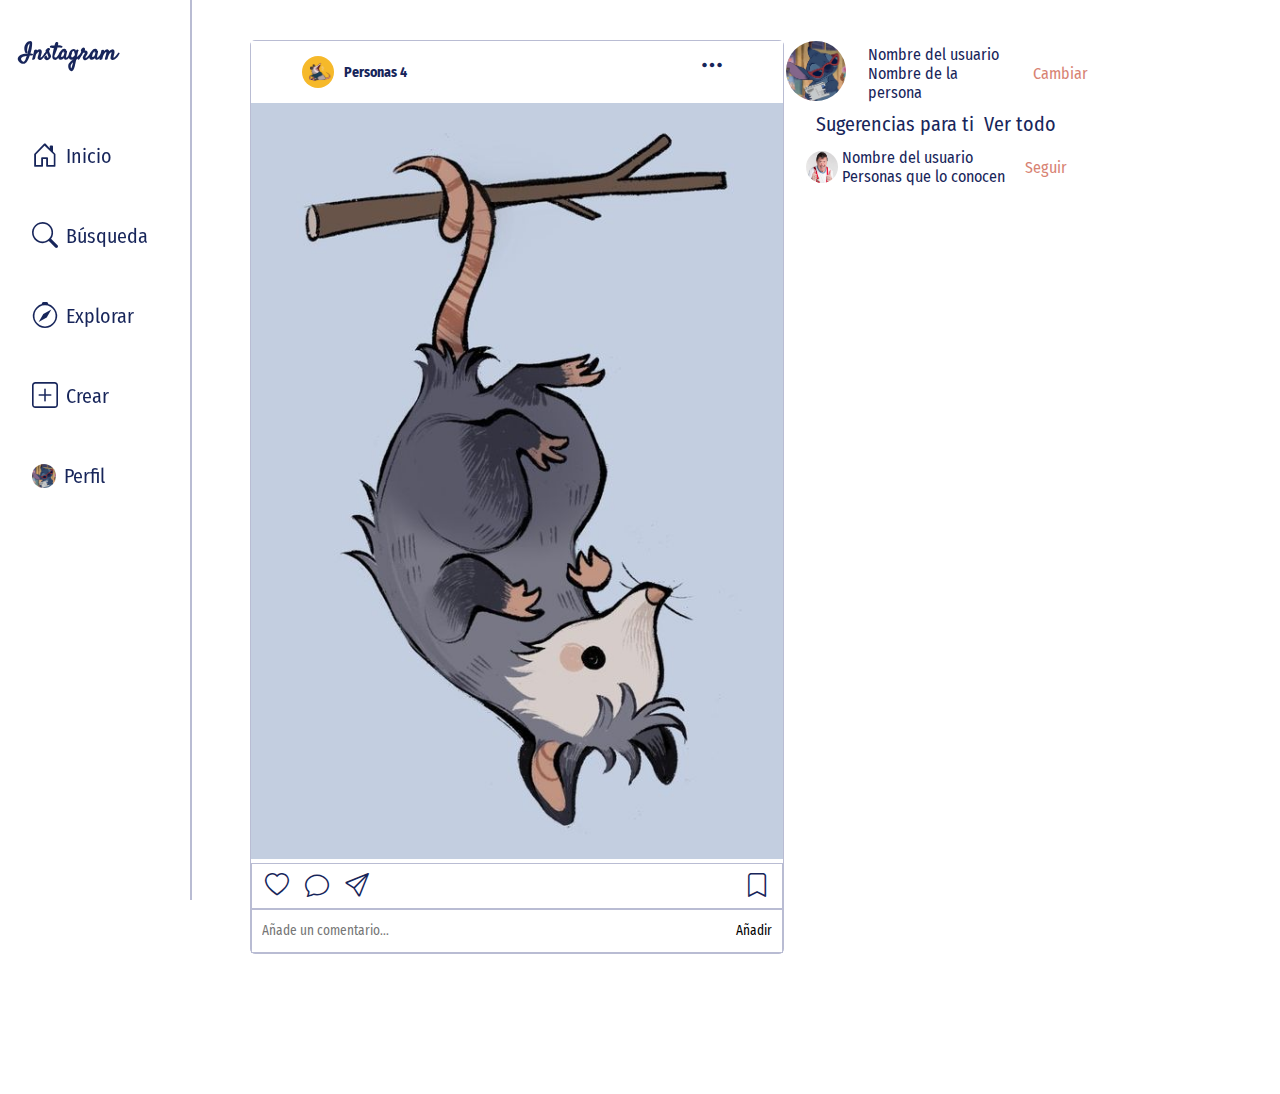
<file: index.html>
<!DOCTYPE html>
<html lang="en">
<head>
    <meta charset="UTF-8">
    <meta name="viewport" content="width=device-width, initial-scale=1.0">
    <!-- tipografia -->
    <link rel="preconnect" href="https://fonts.googleapis.com">
    <link rel="preconnect" href="https://fonts.gstatic.com" crossorigin>
    <link href="https://fonts.googleapis.com/css2?family=Fira+Sans+Condensed&family=Satisfy&display=swap" rel="stylesheet">
    <!-- iconos -->
    <link href="https://cdn.jsdelivr.net/npm/bootstrap@5.3.2/dist/css/bootstrap.min.css" rel="stylesheet" integrity="sha384-T3c6CoIi6uLrA9TneNEoa7RxnatzjcDSCmG1MXxSR1GAsXEV/Dwwykc2MPK8M2HN" crossorigin="anonymous">
    <link rel="stylesheet" href="https://cdn.jsdelivr.net/npm/bootstrap-icons@1.11.1/font/bootstrap-icons.css">
    <link href="https://cdn.jsdelivr.net/npm/bootstrap@5.3.2/dist/css/bootstrap.min.css" rel="stylesheet" integrity="sha384-T3c6CoIi6uLrA9TneNEoa7RxnatzjcDSCmG1MXxSR1GAsXEV/Dwwykc2MPK8M2HN" crossorigin="anonymous">
    <!-- CSS -->
    <link rel="stylesheet" href="assets/css/styleGeneral.css">
    <link rel="stylesheet" href="assets/css/styleIndex.css">
    <link rel="stylesheet" href="assets/css/mediasNav.css">
    <!-- favicon -->
    <link rel="icon" type="image/svg" href="assets/img/icon.svg" />
    <title>Instagram</title>
</head>
<body>
    <nav>
        <section id="nav-lateral">
            <div class="box-icon icon-inst">
                <button onclick="window.location.href='index.html'" class="botonNav">
                    <i class="bi bi-instagram"></i>
                </button>
                <!-- <img src="assets/img/iconos/instagram.svg" alt=""> -->
            </div>
            <div class="box-letras"> 
                <h2 id="letras">Instagram</h2>
            </div>
            <div class="box-botNav">
                <button onclick="window.location.href='index.html'" class="botonNav">
                    <div class="box-icon">
                        <i class="bi bi-house-door"></i>
                        <!-- <img src="assets/img/iconos/house-door.svg" alt=""> -->
                    </div>
                    <div class="box-text">
                        <p>Inicio</p>
                    </div>
                </button>
            </div>
            <div class="box-botNav">
                <button  class="botonNav">
                    <div class="box-icon">
                        <i class="bi bi-search"></i>
                        <!-- <img src="assets/img/iconos/search.svg" alt=""> -->
                    </div>
                    <div class="box-text">
                        <p>Búsqueda</p>
                    </div>
                </button>
            </div>
            <div class="box-botNav">
                <button onclick="window.location.href='explorar.html'" class="botonNav">
                    <div class="box-icon">
                        <i class="bi bi-compass"></i>
                        <!-- <img src="assets/img/iconos/compass.svg" alt=""> -->
                    </div>
                    <div class="box-text">
                        <p>Explorar</p>
                    </div>
                </button>
            </div>
            <div class="box-botNav">
                <button onclick="mostrarCrear()" class="botonNav">
                    <div class="box-icon">
                        <i class="bi bi-plus-square"></i>
                        <!-- <img src="assets/img/iconos/plus-square.svg" alt=""> -->
                    </div>
                    <div class="box-text">
                        <p>Crear</p>
                    </div>
                </button>
            </div>
            <div class="box-botNav">
                <button onclick="window.location.href='perfil.html'" class="botonNav">
                    <div class="box-icon">
                        <img src="assets/img/fotosPerfil/stitch.jpg" class="perfilNav" alt="Perfil">
                    </div>
                    <div class="box-text">
                        <p>Perfil</p>
                    </div>
                </button>
            </div>
        </section>
    </nav>
    <main>
        <!-- <header id="cont-top">
            <div> 
                <h2 id="letras">Instagram</h2>
            </div>
            <div id="box-busqueda">
            </div>
        </header> -->
        <section id="cont-general">
            <section id="cont-publicaciones">
                <div class="perfiles">
                    <div class="titulo">
                        <div class="infoperfil">
                            <div class="imagenpost">
                                <img src="assets/img/fotosPerfil/tlacuache.jpg" class="post" onclick="window.location.href='otrosPerfiles.html'" style="cursor: pointer;">
                            </div>
                            <div class="boxusername" onclick="window.location.href='otrosPerfiles.html'">
                                <p class="username">Personas 4</p>
                            </div>
                            <div class="opcion">
                                <button class="puntos">
                                    <i class="iconos bi bi-three-dots"></i>
                                </button>
                            </div>
                        </div>
                    </div>
                    <div class="boxfotopost">
                        <img src="assets/img/galeria/tlacu.jpg" class="fotopost">
                    </div>
                    <div class="items2">
                        <button class="boxitems2">
                            <i class="iconos bi bi-heart" id="megusta"></i>
                        </button>
                        <button class="boxitems2">
                            <i class="iconos bi bi-chat"></i>
                        </button>
                        <button class="boxitems2">
                            <i class="iconos bi bi-send"></i>
                        </button>
                        <button class="boxitems2marcador">
                            <i class="iconos bi bi-bookmark"></i>
                        </button>
                    </div>
                    <div class="comentarios">
                        <div class="boxdecomentarios">
                            <input type="text" class="boxcomentarios" class="newComentario" placeholder="Añade un comentario...">
                            <button type="button" class="btn btn-light" id="btn" onclick="addComentario()">Añadir</button>
                        </div>
                        <div id="list-Comentarios"></div>
                        <!-- <div class="carafeliz">
                            <button class="boxitems2">
                                <i  class="iconos bi bi-emoji-smile"></i>
                            </button>
                        </div> -->
                    </div>
                </div>
            </section>
            <section id="cont-perfiles">
                <div class="columna2">
                    <div class="miperfil">
                        <div class="boxfotoperfil">
                            <img src="assets/img/fotosPerfil/stitch.jpg" class="fotoperfil2">
                        </div>
                        <div class="boxusuarios">
                            <div class="usuario">
                                <p class="nombredelusuario">Nombre del usuario</p>
                            </div>
                            <div class="nombrepersona">
                                <p class="sunombre">Nombre de la persona</p>
                            </div>
                        </div>
                        <div class="boxboton">
                            <div class="boxcambio">
                               <p class="cambiar">Cambiar</p>
                            </div>
                        </div>
                    </div>
                    <div class="boxsugerencia">
                        <div class="boxsugerencias">
                            <div class="parte1">
                                <p class="sugerencias">Sugerencias para ti</p>
                            </div>
                            <div class="botonvertodo">
                                <p class="vertodo">Ver todo</p>
                            </div>
                        </div>
                    </div>
                    <di v class="boxprueba">
                        <div class="boxtodo">
                            <div class="boxfoto">
                                <img src="assets/img/fotosPerfil/chabello.jpg" class="sugeridos">
                            </div>
                            <div class="boxnombre">
                                <div class="nombredelusuario">
                                    <p class="nombredeusuario">Nombre del usuario</p>
                                </div>
                                <div class="personasquelosiguen">
                                    <p class="sunombre">Personas que lo conocen</p>
                                </div>
                            </div>
                            <div class="botonseguir">
                                <div class="boxdeseguir">
                                    <p class="seguir">Seguir</p>
                                </div>
                            </div>
                        </div>
                    </div>
                </div>  
            </section>
        </section>
        <!-- <footer  id="cont-botton">
        </footer> -->
    </main>

    <!-- Los contenedores de los modales se agregan en todas las paginas menos login -->
    <div id="contenedorSubirFoto" class="modal">
        <div id="contClose">
            <i class="bi bi-x" onclick="cerrarModalCrear()"></i>
        </div>
        <div id="divFormCrear">
            <div class="headerModal">
                Crea una nueva publicación
            </div>
            <div class="line"></div>
            <div class="preview">
                <img id="notFound" src="assets/img/previewFotopng.png">
                <form id="formCrear" name="formUpload" action="upload.php" method="post" enctype="multipart/form-data">
                    <div class="mb-3">
                        <label for="formFile" class="form-label"> Arrastra las fotos aquí</label>
                        <input id="subir-archivo" class="form-control" type="file" id="formFile" name="subir-archivo">
                    </div> 
                </form>
            </div>
            <input  class="btn btn-primary" type="submit" id="boton-compartir" value="Compartir" name="submit" onclick="funcionesPublicar()">
        </div>
    </div>

</body>

</html>
<!--para evitar problemas de carga -->
<script src="assets/js/main.js"></script>
<script src="assets/js/index.js"></script>
</file>
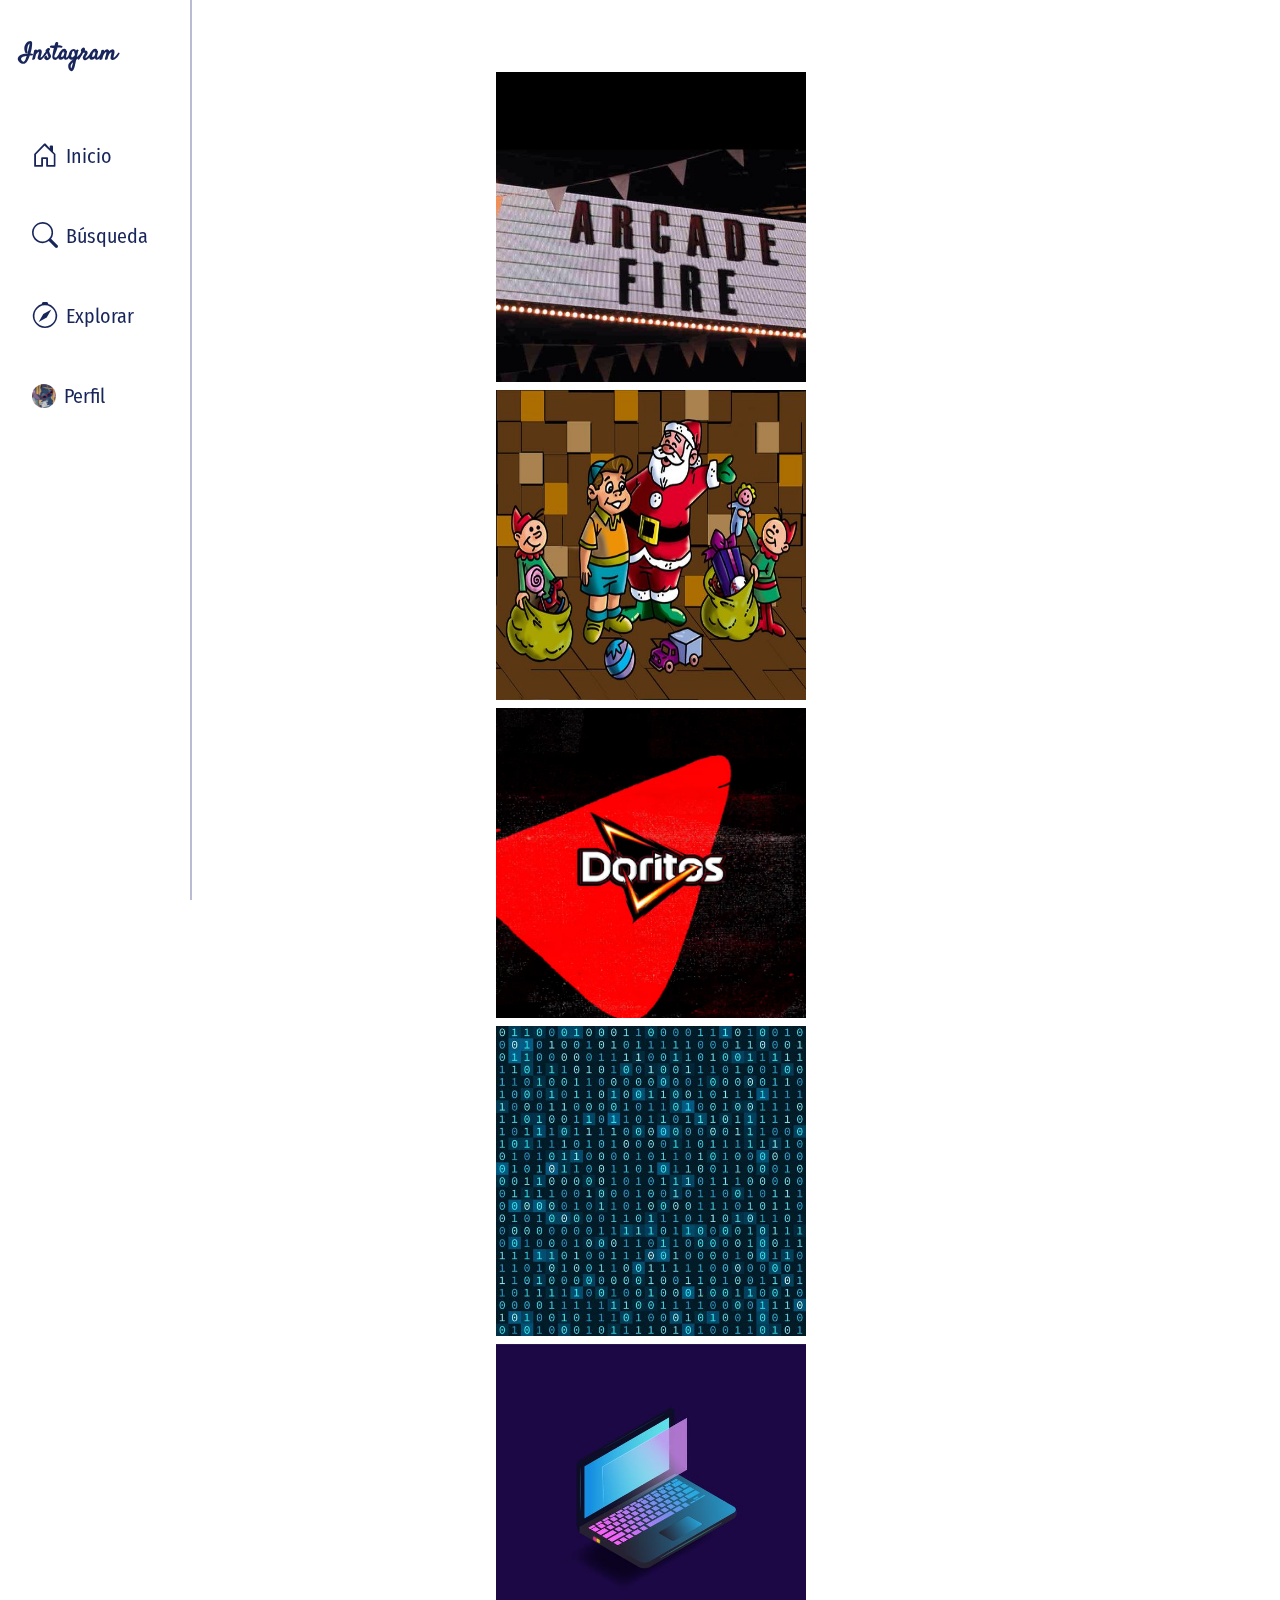
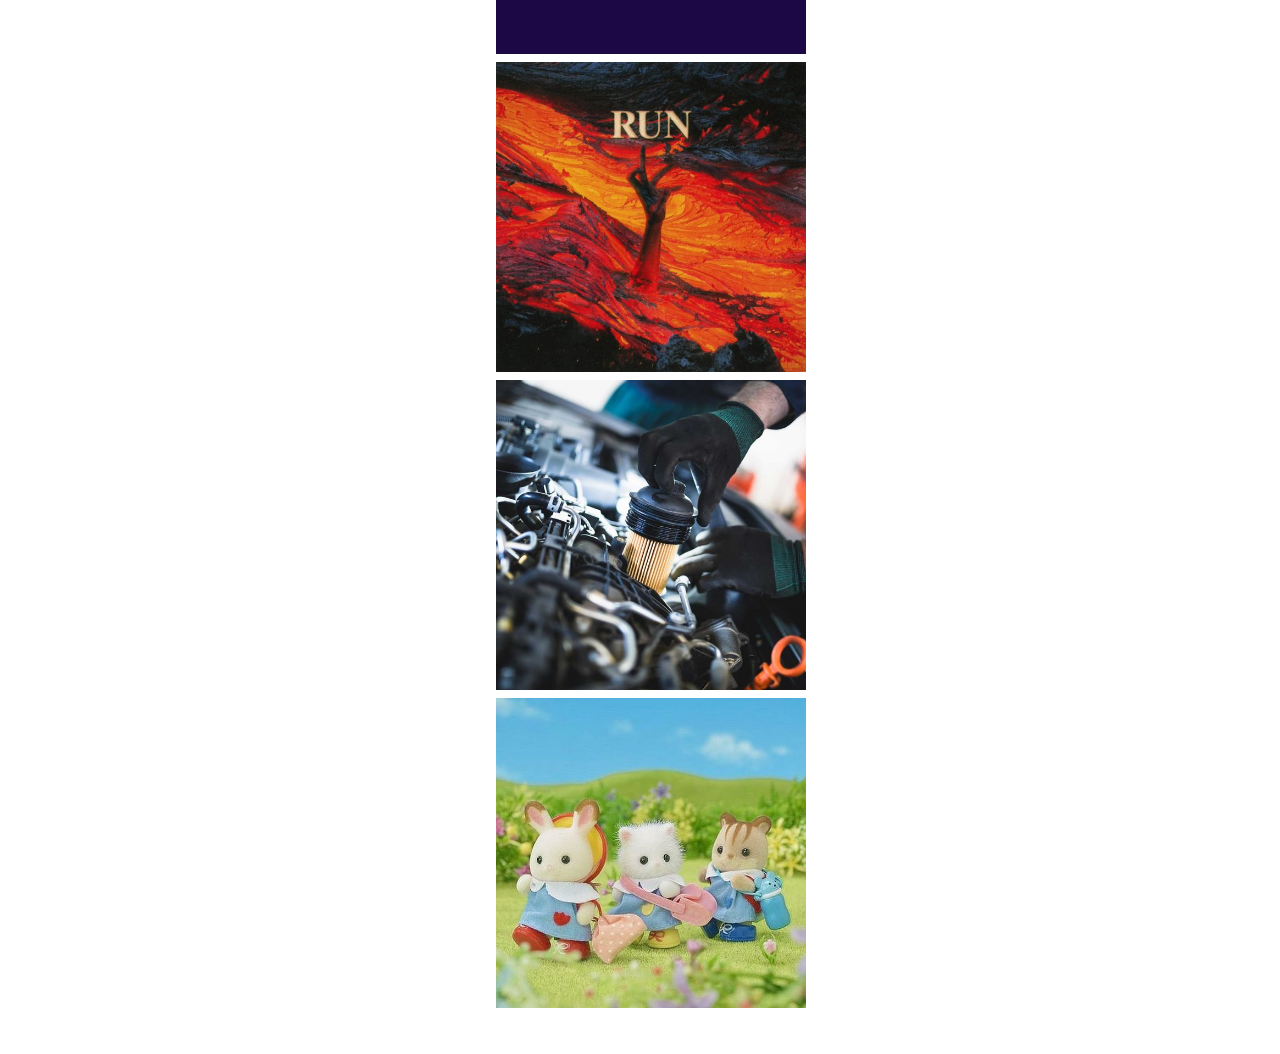
<file: explorar.html>
<!DOCTYPE html>
<html lang="en">
<head>
    <meta charset="UTF-8">
    <meta name="viewport" content="width=device-width, initial-scale=1.0">
    <!-- tipografia -->
    <link rel="preconnect" href="https://fonts.googleapis.com">
    <link rel="preconnect" href="https://fonts.gstatic.com" crossorigin>
    <link href="https://fonts.googleapis.com/css2?family=Fira+Sans+Condensed&family=Satisfy&display=swap" rel="stylesheet">
    <!-- iconos -->
    <link href="https://cdn.jsdelivr.net/npm/bootstrap@5.3.2/dist/css/bootstrap.min.css" rel="stylesheet" integrity="sha384-T3c6CoIi6uLrA9TneNEoa7RxnatzjcDSCmG1MXxSR1GAsXEV/Dwwykc2MPK8M2HN" crossorigin="anonymous">
    <link rel="stylesheet" href="https://cdn.jsdelivr.net/npm/bootstrap-icons@1.11.1/font/bootstrap-icons.css">
    <!-- CSS -->
    <link rel="stylesheet" href="assets/css/styleGeneral.css">
    <link rel="stylesheet" href="assets/css/stylesPerfil.css">
    <link rel="stylesheet" href="assets/css/styleIndex.css">
    <link rel="stylesheet" href="assets/css/mediasNav.css">
    <!-- favicon -->
    <link rel="icon" type="image/svg" href="assets/img/icon.svg" />
    <title>Instagram</title>
</head>
<body>
    <nav>
        <section id="nav-lateral">
            <div class="box-icon icon-inst">
                <button onclick="window.location.href='index.html'" class="botonNav">
                    <i class="bi bi-instagram"></i>
                </button>
            </div>
            <div class="box-letras"> 
                <h2 id="letras">Instagram</h2>
            </div>
            <div class="box-botNav">
                <button onclick="window.location.href='index.html'" class="botonNav">
                    <div class="box-icon">
                        <i class="bi bi-house-door"></i>
                    </div>
                    <div class="box-text">
                        <p>Inicio</p>
                    </div>
                </button>
            </div>
            <div class="box-botNav">
                <button  class="botonNav">
                    <div class="box-icon">
                        <i class="bi bi-search"></i>
                    </div>
                    <div class="box-text">
                        <p>Búsqueda</p>
                    </div>
                </button>
            </div>
            <div class="box-botNav">
                <button onclick="window.location.href='explorar.html'" class="botonNav">
                    <div class="box-icon">
                        <i class="bi bi-compass"></i>
                    </div>
                    <div class="box-text">
                        <p>Explorar</p>
                    </div>
                </button>
            </div>
            <div class="box-botNav">
                <button onclick="window.location.href='perfil.html'" class="botonNav">
                    <div class="box-icon">
                        <img src="assets/img/fotosPerfil/stitch.jpg" class="perfilNav" alt="Perfil">
                    </div>
                    <div class="box-text">
                        <p>Perfil</p>
                    </div>
                </button>
            </div>
        </section>
    </nav>
    <main>
        <section id="container">
            <div id="cont-fotos-ex">
               <div class="box-img">
                    <div class="gal-perfil" onclick="mostrarPerfil()" >
                        <img src="assets/img/galeria/arc1.jpg" alt="ex-per">
                    </div>
                    <div class="gal-perfil" onclick="mostrarPerfil()">
                        <img src="assets/img/galeria/chavelo1.jpg" alt="ex-per">
                    </div>
                    <div class="gal-perfil" onclick="mostrarPerfil()">
                        <img src="assets/img/galeria/doritos1.png" alt="ex-per">
                    </div>
                    <div class="gal-perfil" onclick="mostrarPerfil()">
                        <img src="assets/img/galeria/hack1.jpg" alt="ex-per">
                    </div>
                    <div class="gal-perfil"onclick="mostrarPerfil()">
                        <img src="assets/img/galeria/info1.jpg" alt="ex-per">
                    </div>
                    <div class="gal-perfil" onclick="mostrarPerfil()">
                        <img src="assets/img/galeria/kar1.jpg" alt="ex-per">
                    </div>
                    <div class="gal-perfil" onclick="mostrarPerfil()">
                        <img src="assets/img/galeria/meca1.jpg" alt="ex-per">
                    </div>
                    <div class="gal-perfil" onclick="mostrarPerfil()">
                        <img src="assets/img/galeria/ternu1.jpg" alt="ex-per">
                    </div>
               </div>
            </div>
        </section>
    </main>

    <!-- ventanas modales -->
    <div id="contenedorPerfil" class="modal">
        <div id="contClose">
            <i class="bi bi-x" onclick="cerrarModalPerfil()"></i>
        </div>
        <section id="cont-publicaciones">
            <div class="perfiles">
                <div class="titulo">
                    <div class="infoperfil">
                        <div class="imagenpost">
                            <img src="assets/img/fotosPerfil/tlacuache.jpg" class="post" onclick="window.location.href='otrosPerfiles.html'" style="cursor: pointer;">
                        </div>
                        <div class="boxusername" onclick="window.location.href='otrosPerfiles.html'">
                            <p class="username">Personas 4</p>
                        </div>
                        <div class="opcion">
                            <button class="puntos">
                                <i class="iconos bi bi-three-dots"></i>
                            </button>
                        </div>
                    </div>
                </div>
                <div class="boxfotopost">
                    <img src="assets/img/galeria/tlacuache1.jpg" class="fotopost">
                </div>
                <div class="items2">
                    <button class="boxitems2">
                        <i class="iconos bi bi-heart" id="megusta"></i>
                    </button>
                    <button class="boxitems2">
                        <i class="iconos bi bi-chat"></i>
                    </button>
                    <button class="boxitems2">
                        <i class="iconos bi bi-send"></i>
                    </button>
                    <button class="boxitems2marcador">
                        <i class="iconos bi bi-bookmark"></i>
                    </button>
                </div>
                <div class="comentarios">
                    <div class="boxdecomentarios">
                        <input type="text" class="boxcomentarios" id="newComentario" placeholder="Añade un comentario...">
                        <button type="button" class="btn btn-light" id="btn" onclick="addComentario()">Añadir</button>
                    </div>
                    <div id="list-Comentarios"></div>
                </div>
            </div>
        </section>
    </div>

</body>
</html>

<script src="assets/js/main.js"></script>
</file>
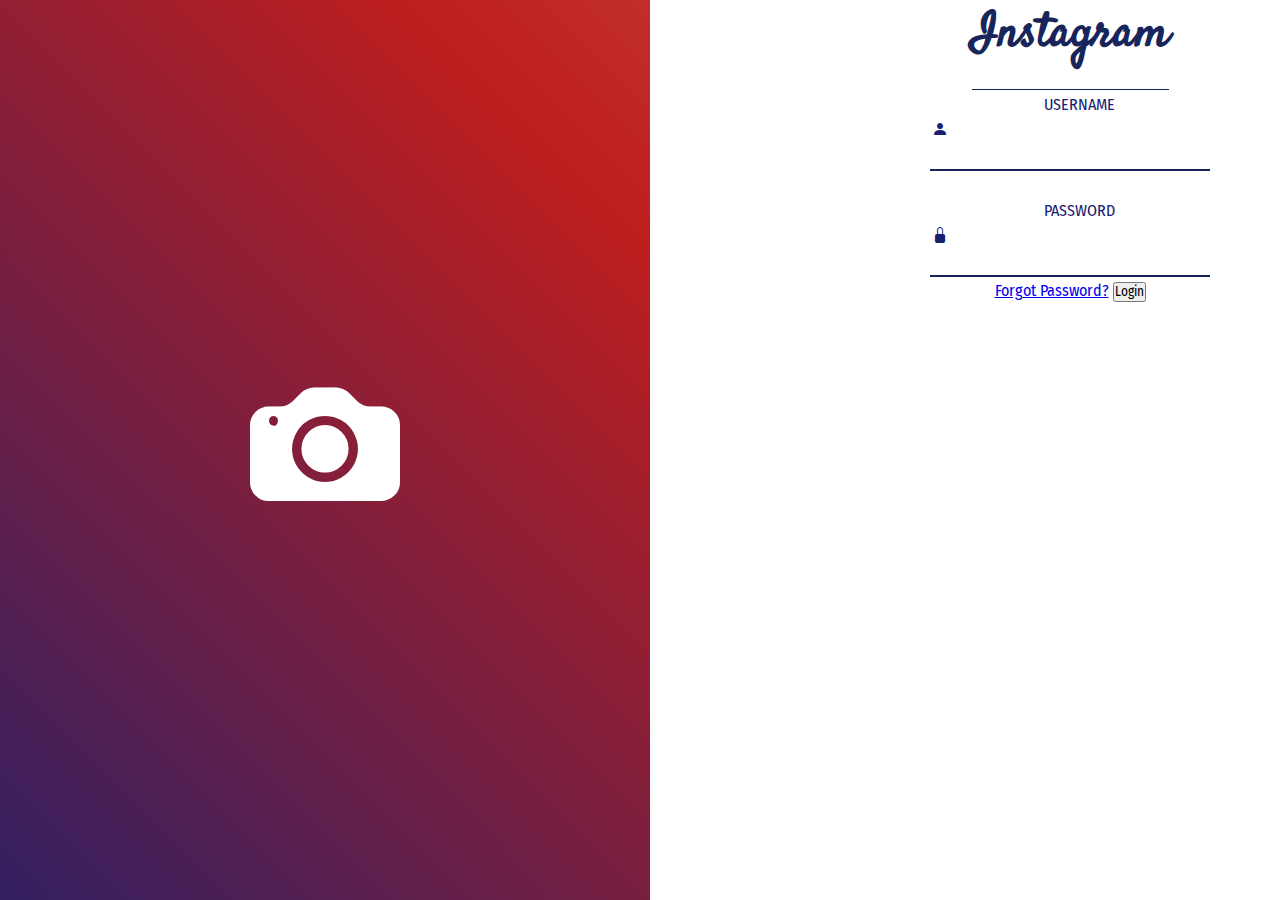
<file: login.html>
<!DOCTYPE html>
<html lang="en">
<head>
    <meta charset="UTF-8">
    <meta name="viewport" content="width=device-width, initial-scale=1.0">
    <!-- tipografia -->
    <link rel="preconnect" href="https://fonts.googleapis.com">
    <link rel="preconnect" href="https://fonts.gstatic.com" crossorigin>
    <link href="https://fonts.googleapis.com/css2?family=Fira+Sans+Condensed&family=Satisfy&display=swap" rel="stylesheet">
    <!-- iconos -->
    <link href="https://cdn.jsdelivr.net/npm/bootstrap@5.3.2/dist/css/bootstrap.min.css" rel="stylesheet" integrity="sha384-T3c6CoIi6uLrA9TneNEoa7RxnatzjcDSCmG1MXxSR1GAsXEV/Dwwykc2MPK8M2HN" crossorigin="anonymous">
    <link rel="stylesheet" href="https://cdn.jsdelivr.net/npm/bootstrap-icons@1.11.1/font/bootstrap-icons.css">
    <!-- CSS -->
    <link rel="stylesheet" href="assets/css/styleGeneral.css">
    <link rel="stylesheet" href="assets/css/sytleLogin.css">
    <!-- favicon -->
    <link rel="icon" type="image/svg" href="assets/img/icon.svg" />
    <title>Login</title>
</head>
<body>
    <main>
        <section id="contImg">
            <div id="contIcon">
                <i class="bi bi-camera-fill"></i>
            </div>
        </section>
        <section id="contInfo">
            <div class="contLetras">
                <h1 id="letras">Instagram</h1>
                <form method="post" action="login.php" id="loginForm">
                    <div class="input-box one">
                        <span class="icon">
                            <i class="bi bi-person-fill"></i>
                        </span>
                        <div>
                            <label>Username</label>
                            <input class="input" type="text" name="usuario" id="user">
                        </div>
                    </div>
                    <div class="input-box two">
                        <span class="icon">
                            <i class="bi bi-lock-fill"></i>
                        </span>
                        <div>
                            <label>Password</label>
                            <input class="input" type="password" name="contrasena" id="passw">
                        </div>
                    </div>
                    <a href="#">Forgot Password?</a>
                    <input type="submit" class="boton" value="Login" id="boton-de-login">
                </form>
            </div>             
        </section>
    </main>
    
</body>
</html>

<script src="assets/js/login.js"></script>
</file>
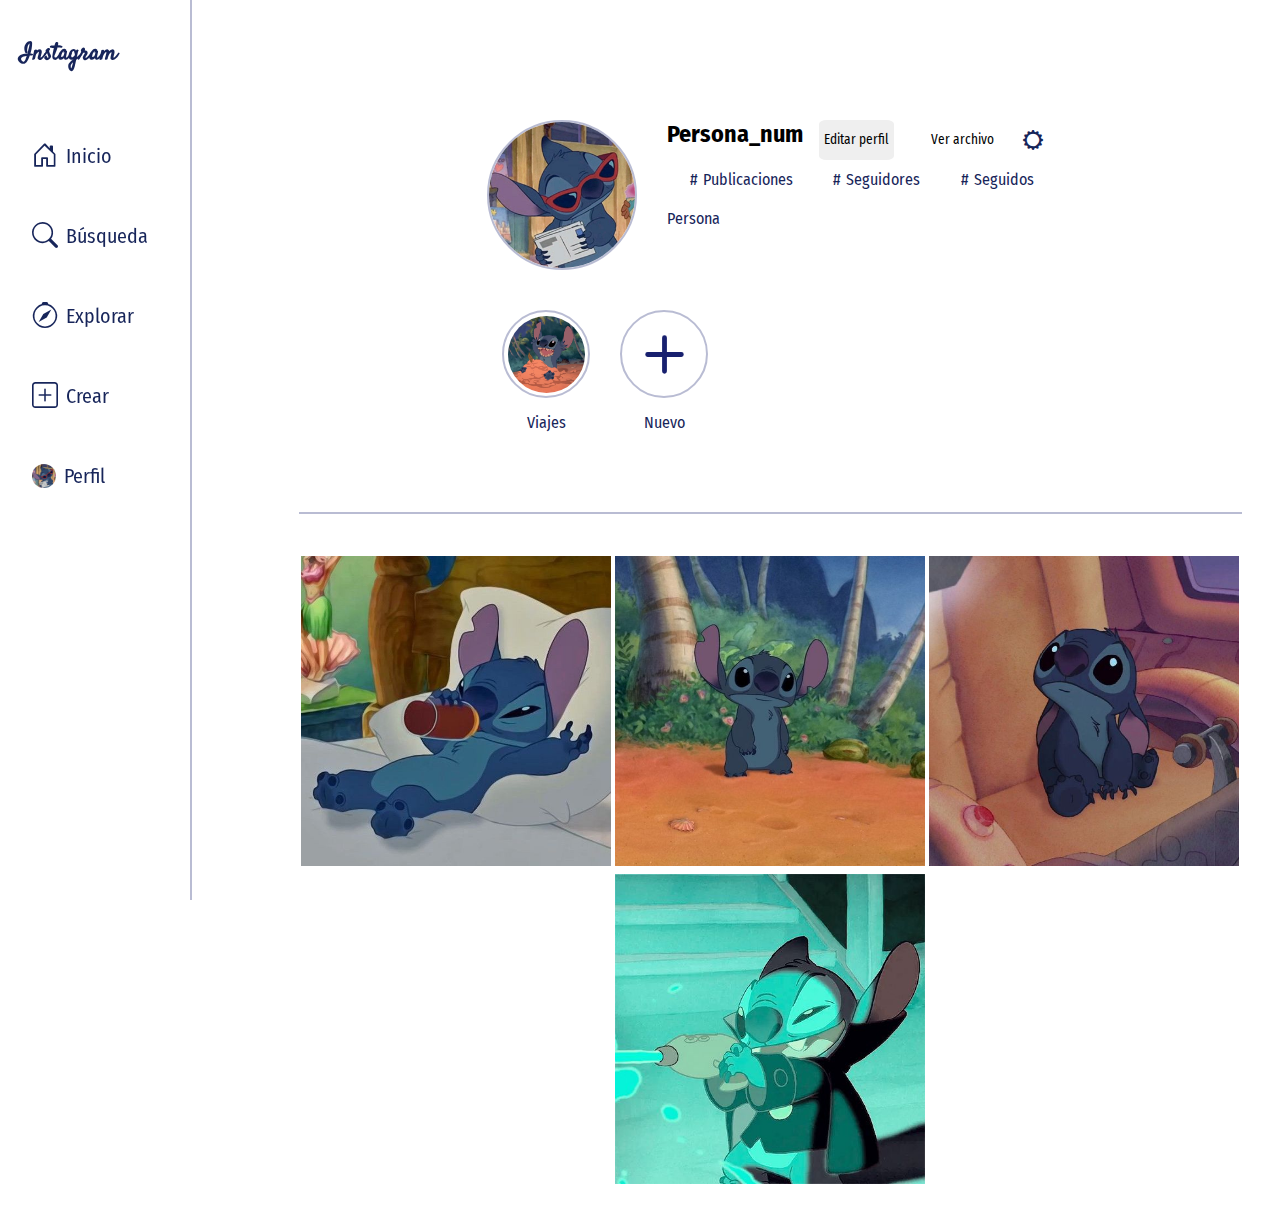
<file: perfil.html>
<!DOCTYPE html>
<html lang="en">
<head>
    <meta charset="UTF-8">
    <meta name="viewport" content="width=device-width, initial-scale=1.0">
    <!-- tipografia -->
    <link rel="preconnect" href="https://fonts.googleapis.com">
    <link rel="preconnect" href="https://fonts.gstatic.com" crossorigin>
    <link href="https://fonts.googleapis.com/css2?family=Fira+Sans+Condensed&family=Satisfy&display=swap" rel="stylesheet">
    <!-- iconos -->
    <link href="https://cdn.jsdelivr.net/npm/bootstrap@5.3.2/dist/css/bootstrap.min.css" rel="stylesheet" integrity="sha384-T3c6CoIi6uLrA9TneNEoa7RxnatzjcDSCmG1MXxSR1GAsXEV/Dwwykc2MPK8M2HN" crossorigin="anonymous">
    <link rel="stylesheet" href="https://cdn.jsdelivr.net/npm/bootstrap-icons@1.11.1/font/bootstrap-icons.css">
    
    <!-- CSS -->
    <link rel="stylesheet" href="assets/css/styleGeneral.css">
    <link rel="stylesheet" href="assets/css/stylesPerfil.css">
    <link rel="stylesheet" href="assets/css/mediasNav.css">
    <link rel="stylesheet" href="assets/css/medias.css">
    <!-- favicon -->
    <link rel="icon" type="image/svg" href="assets/img/icon.svg" />
    <title>Instagram</title>
</head>
<body>
    <nav>
        <section id="nav-lateral">
            <div class="box-icon icon-inst">
                <button onclick="window.location.href='index.html'" class="botonNav">
                    <i class="bi bi-instagram"></i>
                </button>
                <!-- <img src="assets/img/iconos/instagram.svg" alt=""> -->
            </div>
            <div class="box-letras"> 
                <h2 id="letras">Instagram</h2>
            </div>
            <div class="box-botNav">
                <button onclick="window.location.href='index.html'" class="botonNav">
                    <div class="box-icon">
                        <i class="bi bi-house-door"></i>
                        <!-- <img src="assets/img/iconos/house-door.svg" alt=""> -->
                    </div>
                    <div class="box-text">
                        <p>Inicio</p>
                    </div>
                </button>
            </div>
            <div class="box-botNav">
                <button  class="botonNav">
                    <div class="box-icon">
                        <i class="bi bi-search"></i>
                        <!-- <img src="assets/img/iconos/search.svg" alt=""> -->
                    </div>
                    <div class="box-text">
                        <p>Búsqueda</p>
                    </div>
                </button>
            </div>
            <div class="box-botNav">
                <button onclick="window.location.href='explorar.html'" class="botonNav">
                    <div class="box-icon">
                        <i class="bi bi-compass"></i>
                        <!-- <img src="assets/img/iconos/compass.svg" alt=""> -->
                    </div>
                    <div class="box-text">
                        <p>Explorar</p>
                    </div>
                </button>
            </div>
            <div class="box-botNav">
                <button onclick="mostrarCrear()" class="botonNav">
                    <div class="box-icon">
                        <i class="bi bi-plus-square"></i>
                        <!-- <img src="assets/img/iconos/plus-square.svg" alt=""> -->
                    </div>
                    <div class="box-text">
                        <p>Crear</p>
                    </div>
                </button>
            </div>
            <div class="box-botNav">
                <button onclick="window.location.href='perfil.html'" class="botonNav">
                    <div class="box-icon">
                        <img src="assets/img/fotosPerfil/stitch.jpg" class="perfilNav" alt="Perfil">
                    </div>
                    <div class="box-text">
                        <p>Perfil</p>
                    </div>
                </button>
            </div>
        </section>
    </nav>
    <main>
        <section id="container">
            <div id="cont-info">
                <div class="inf-sec1">
                    <div class="inf-foto">
                        <img src="assets/img/fotosPerfil/stitch.jpg" alt="fotoPer">
                    </div>
                    <div class="box-inf">
                        <div class="cont-nam-bot">
                            <h2>Persona_num</h2>
                            <button class="bontDif">Editar perfil</button>
                            <button>Ver archivo</button>
                            <i class="bi bi-gear-wide"></i>
                        </div>
                        <div class="cont-num">
                            <div class="num-publ">
                                <p class="num">#</p>
                                <p>Publicaciones</p>
                            </div>
                            <div class="num-seguidores">
                                <p class="num">#</p>
                                <p class="seguidores" onclick="modalSeguidores()">Seguidores</p>
                            </div>
                            <div class="num-seguidos">
                                <p class="num">#</p>
                                <p class="seguidos" onclick="modalSeguidos()">Seguidos</p>
                            </div>
                        </div>
                        <div class="cont-name">
                            <p>Persona</p>
                        </div>
                    </div>
                </div>
                <div class="inf-sec2">
                    <div class="con-historias">
                        <div class="cont-img">
                            <img src="assets/img/galeria/histoStitch.jpg" alt="">
                        </div>
                        <div class="cont-text">
                            <p>Viajes</p>
                        </div>
                    </div>
                    <div class="con-historias">
                        <div class="cont-img">
                            <!-- <i class="bi bi-plus"></i> -->
                            <img src="assets/img/iconos/plus.svg" alt="">
                        </div>
                            <div class="cont-text">
                                <p>Nuevo</p>
                            </div>
                    </div>
                </div>
            </div>
            <div id="cont-fotos">
               <div class="box-img">
                    <div class="gal-perfil">
                        <img src="assets/img/galeria/stitch1.jpg" alt="Galeria">
                    </div>
                    <div class="gal-perfil">
                        <img src="assets/img/galeria/stitch2.jpg" alt="Galeria">
                    </div>
                    <div class="gal-perfil">
                        <img src="assets/img/galeria/stitch3.jpg" alt="Galeria">
                    </div>
                    <div class="gal-perfil">
                        <img src="assets/img/galeria/stitch4.jpg" alt="Galeria">
                    </div>
               </div>
            </div>
        </section>
    </main>

    <!-- ventanas modales -->
    <div id="contenedorSubirFoto" class="modal">
        <div id="contClose">
            <i class="bi bi-x" onclick="cerrarModalCrear()"></i>
        </div>
        <div id="divFormCrear">
            <div class="headerModal">
                Crea una nueva publicación
            </div>
            <div class="line"></div>
            <div class="preview">
                <img id="notFound" src="assets/img/previewFotopng.png">
                <form id="formCrear" name="formUpload" action="upload.php" method="post" enctype="multipart/form-data">
                    <div class="mb-3">
                        <label for="formFile" class="form-label"> Arrastra las fotos aquí</label>
                        <input id="subir-archivo" class="form-control" type="file" id="formFile" name="subir-archivo">
                    </div> 
                </form>
            </div>
            <input  class="btn btn-primary" type="submit" id="boton-compartir" value="Compartir" name="submit" onclick="funcionesPublicar()">
        </div>
    </div>

    <div id="contenedorSeguidores" class="modal">
        <div id="contClose">
            <i class="bi bi-x" onclick="cerrarSgr()"></i>
        </div>
        <div id="divSeguidores">
            <div class="headerModal">
                Seguidores
            </div>
            <div class="line"></div>
            <div class="people" id="sgr-1">
                <div class="img-redonda">
                    <img class="img-lista" src="assets/img/fotosPerfil/doritos.jpg">
                </div>
                <div class="nombresSeg">
                    <p style="font-weight: bold; margin-bottom: 0;">Nombre usuario</p>
                    <p style="margin-bottom: 0;">Nombre persona</p>
                </div>
                <button class="del-seg" onclick="eliminarSeguidor1()">Eliminar</button>
            </div>
            <div class="people" id="sgr-2">
                <div class="img-redonda">
                    <img class="img-lista" src="assets/img/fotosPerfil/omori.png">
                </div>
                <div class="nombresSeg">
                    <p style="font-weight: bold; margin-bottom: 0;">Nombre usuario</p>
                    <p style="margin-bottom: 0;">Nombre persona</p>
                </div>
                <button class="del-seg" onclick="eliminarSeguidor2()">Eliminar</button>
            </div>
            <div class="people" id="sgr-3">
                <div class="img-redonda">
                    <img class="img-lista" src="assets/img/fotosPerfil/hacker.png">
                </div>
                <div class="nombresSeg">
                    <p style="font-weight: bold; margin-bottom: 0;">Nombre usuario</p>
                    <p style="margin-bottom: 0;">Nombre persona</p>
                </div>
                <button class="del-seg" onclick="eliminarSeguidor3()">Eliminar</button>
            </div>
        </div>
    </div>


    <div id="contenedorSeguidos" class="modal">
        <div id="contClose">
            <i class="bi bi-x" onclick="cerrarSdos()"></i>
        </div>
        <div id="divSeguidos">
            <div class="headerModal">
                Seguidos
            </div>
            <div class="line"></div>
            <div class="people" id="sdo-1">
                <div class="img-redonda">
                    <img class="img-lista" src="assets/img/fotosPerfil/fif.jpg">
                </div>
                <div class="nombresSeg">
                    <p style="font-weight: bold; margin-bottom: 0;">Nombre usuario</p>
                    <p style="margin-bottom: 0;">Nombre persona</p>
                </div>
                <button id="boton-ss1" class="buttonSeguido">Siguiendo</button>
            </div>
            <div class="people" id="sdo-2">
                <div class="img-redonda">
                    <img class="img-lista" src="assets/img/fotosPerfil/doritos.jpg">
                </div>
                <div class="nombresSeg">
                    <p style="font-weight: bold; margin-bottom: 0;">Nombre usuario</p>
                    <p style="margin-bottom: 0;">Nombre persona</p>
                </div>
                <button id="boton-ss2" class="buttonSeguido">Siguiendo</button>
            </div>
            <div class="people" id="sdo-3">
                <div class="img-redonda">
                    <img class="img-lista" src="assets/img/fotosPerfil/ternurines.jpg">
                </div>
                <div class="nombresSeg">
                    <p style="font-weight: bold; margin-bottom: 0;">Nombre usuario</p>
                    <p style="margin-bottom: 0;">Nombre persona</p>
                </div>
                <button id="boton-ss3" class="buttonSeguido">Siguiendo</button>
            </div>
            
        </div>
    </div>

</body>
</html>

<script src="assets/js/main.js"></script>
<script src="assets/js/perfil.js"></script>
</file>
<file: assets/css/styleGeneral.css>
* {
    margin: 0;
    padding: 0;
    box-sizing: border-box;
    font-family: 'Fira Sans Condensed', sans-serif;
}
#letras{
    font-family: 'Satisfy', cursive;
    color: var(--color-azuOs);
}

p, i{
    color: var(--color-azuOs);
}

:root {
 --color-azuCla: #18206f;
 --color-azuOs: #17255a;
 --color-rojo: #bd1e1e;
 --color-rojoCla: #d88373;
 --color-rojoCla2: #f5e2c8;
}
.modal{
    display: none;
    background: rgba(0, 0, 0, .7);;
    position: fixed;
    top: 0;
    left: 0;
    height: 100vh;
    width: 100vw;
    transition: all .5s;
    align-items:center;
    justify-content: center;
}

.bi-x{
    display: block;
    justify-content:right;
    z-index: 100;
    position: relative;
    cursor: pointer;
    color: white;
    font-size: 40px;
}

#contClose{
    display: flex;
    width: 100%;
    height: auto;
    flex-direction: row;
    justify-content: flex-end;
    position: absolute;
    top: 0;
    left: 0;
    padding-right: 20px;
}

.headerModal{
    font-size: 16px;
    align-items: center;
    font-weight:600;
    padding: 10px;
}

.line{
    background-color: #c7c7c7;
    height: 1px;
    width:100%;
}

.preview{
    justify-content: center;
    align-items: center;
    align-content: center;
    text-align: center;
    padding: 20px;
}
/* .preview {
    text-align: center;
    padding: 20px;
    
} */


#divFormCrear{
    display: flex;
    flex-flow: column nowrap;
    align-items: center;
    background-color: white;
    border-radius: 10px;
    width: 40%;
    height:40%;
    color: var(--color-azuCla);
    z-index: 100;
}

#formCrear{
    display: flex;
    flex-flow: column nowrap;
    position: relative;
    background-color: white;
    z-index: 999;
    margin-top: 20px;
}

#subir-archivo{
    display:flex;
    flex-flow: column;
}

#divSeguidores{
    font-size: 20px;
    display: flex;
    flex-flow: column nowrap;
    align-items: center;
    background-color: white;
    border-radius: 10px;
    width: 400px;
    height: 400px;
    color: var(--color-azuCla);
    z-index: 100;
}

.preview img{
    height: 100px;
}

/* input[type="file"] {
    background-color:var(--color-rojoCla2);
    border: none;
    cursor: pointer;
    padding: 0;
    font-size: 14px;
    color: var(--color-azuCla);
} */

.up-img{
    border: 2px dashed var(--color-azuCla);
    display: inline-block;
    cursor: pointer;
    padding: 15px 20px;
    text-align: center;
    vertical-align: middle;
    border-radius: 5px;
    color: var(--color-azuCla);
}

/* Nav */
#nav-lateral {
    padding: 12px 8px;
    width: 15%;
    border-right: 2px solid;
    margin-right: 30px;
    position: fixed;
    flex-direction: column;
    height: 100%;
    display: flex;
    flex-direction: column;
    border-color: rgba(23, 32, 110, 0.3);
}

.box-letras{
    width: 90%;
    height: auto;
    padding: 25px 12px;
    margin-bottom:  20px;
}

.box-botNav, .icon-inst{
    margin: 12px;
}
.box-botNav, .icon-inst, .botonNav{
    width: 90%;
    display: flex;
}
.botonNav {
    align-items: center;
    height: auto;
    padding: 12px;
}

.box-icon i{
    padding: 0px;
    margin-right: 8px;
    font-size: 26px;
}

.box-icon img{
    width: 24px;
    height: 24px;
    margin-right: 8px;
}

.box-text p{
    font-size: 20px;
    padding-top: 4px;
    padding-bottom: 4px;
    margin-bottom: 0rem;
}

.perfilNav{
    border-radius: 50%;
    height: 23px;
    width: 23px;
    display: flex;
}

button {
    border: none;
    background-color: rgb(255, 255, 255);
}
 .botonNav:hover{
    background-color: #EFEFEF;
    border-radius: 5%;
}

.img-lista{
    height: 44px;
    width: 44px;
    border-radius: 50%;
    border: 1px solid #a8a8a8;
}

.seguidores:hover{
    cursor:pointer;
}

.people{
    display: flex;
    flex-flow: row nowrap;
    font-size: 14px;
    padding: 8px 16px;
    color: var(--color-azuCla);
}

.del-seg{
    width: 89px;
    height: 32px;
    font-weight: bold;
}

.nombresSeg{
    width: 200px;
    margin-bottom: 0;
    flex-direction: column;
}

.img-redonda{
    width: 54px;
    height: 54px;
    justify-content: center;
    
}

.del-seg, .buttonSeguido{
    background-color: #EFEFEF;
    border-radius: 10%;
    color: black;
    width: 89px;
    height: 32px;
}

.buttonSeguido:hover{
    background-color: #bdbdbd;
    color: black;
}

.del-seg:hover{
    background-color: #bdbdbd;
}



.seguidos:hover{
    cursor: pointer;
}

.buttonSeguido{
    background-color: #EFEFEF;
    border-radius: 10%;
    color: black;
}

.buttonSeguir{
    background-color: #0095F6;
    border-radius: 10%;
    color:white;
    width: 89px;
    height: 32px;
} 

#divSeguidos{
    font-size: 20px;
    display: flex;
    flex-flow: column nowrap;
    align-items: center;
    background-color: white;
    border-radius: 10px;
    width: 400px;
    height: 400px;
    color: var(--color-azuCla);
    z-index: 100;
}
/* 
#notFound{
    display: flex;
    align-items: center;
    justify-content: center;
} */
</file>
<file: assets/css/styleIndex.css>
.boxitems2{
    display: inline-block;
}

i{
    font-size: 24px;
    padding: 8px;
}

.miperfil{
    height: 66px;
}

.boxfotoperfil{
    width: 65px;
    height: 65px;
}
.fotoperfil2{
    width: 60px;
    height: 60px;
}

.boxsugerencias{
    padding: 6px;
}

.boxsugerencia p{
    font-size: 20px;
}

.vertodo {
    margin-left: 10px;
}

.sugeridos {
    width: 32px;
    height: 32px;
}

.boxtodo{
    height: 50px;
}

#cont-general{
    align-items: stretch;
    justify-content: space-evenly;
    margin-left: 250px;
    width: 100%;
}
main {
    height: 100%;
    width: 85%;
}

/* Conjuntos */

body, .titulo, .fotopost, .miperfil, .comentario{
    width: 100%;
}

.boxsugerencias, .boxtodo{
    width: auto;
}

main {
    height: 100%;
}

.boxsugerencias, .fotopost, .perfiles{
    height: auto;
}

.items2, .comentarios, .titulo{
    background-color: rgb(255, 255, 255);
}

main, .perfiles, .titulo, .infoperfil, .imagenpost, .boxusername, .username, .items2, .comentarios, .boxdecomentarios, .miperfil, .boxfotoperfil, .boxusuarios, .boxcambio ,  .boxdesegui, .boxsugerencia, .boxsugerencias, .boxprueba, .parte1, .sugeridos, .boxnombre, .boxtodo, #cont-general, #list-Comentarios, .comentario, .com{
    display: flex;
}

.perfiles, .boxusuarios, .boxsugerencia, .boxprueba, .boxnombre{
    flex-direction: column;
}

.parte1, .boxsugerencias, #cont-general{
    flex-direction: row;
}

.boxusuarios, .boxnombre, #cont-general{
    flex-wrap: nowrap;
}

.titulo, .infoperfil, .imagenpost, input, .miperfil, .boxfotoperfil, .boxusuarios, .boxcambio ,  .boxdeseguir, .boxsugerencias, .boxprueba, .boxnombre, .boxtodo{
    justify-content: center;
}

.titulo, .infoperfil, .imagenpost, .username, .miperfil, .boxsugerencias, .boxtodo, .com{
    align-items: center;
}

#cont-publicaciones, #cont-perfiles{
    margin-top: 40px;
}

.boxusuarios p, .boxcambio p, .boxsugerencias p, .boxtodo p{
    margin-bottom: 0rem;
}

.boxitems2marcador, .carafeliz, .opcion, .botonvertodo .columna2, #btn{
    margin-left: auto;
}

.boxusuarios, .boxcambio, .boxdenombre, .boxdeseguir{
    margin-left: 1rem;
}

input {
    border: none;
}

.perfiles, .items2, .comentarios{
    border: 1px solid;
}

.perfiles, .items2, .comentarios{
    border-color: rgba(23, 32, 110, 0.3);
}

.post, .fotoperfil2, .sugeridos{
    border-radius: 50%;
}

.boxnombre, .boxusuarios{
    padding: 4px;
}

.boxcambio ,  .boxdeseguir {
    text-align: center;
}

.seguir, .cambiar{
    color: var(--color-rojoCla);
}

.perfiles{
    width: 534px;
    border-radius: 5px;
    margin-bottom: 140px;
}

.infoperfil{
    width: 90%;
    padding: 0% 5%;
    margin: 10px 0px;
}

.imagenpost{
    width: 42px;
    height: 42px;
}
.post{
    width: 32px;
    height: 32px;
}

.boxusername{
    width: 368px;
    height: 40px;
    font-weight: bold;
    font-size: 14px;
    margin-left: 10px;
    cursor: pointer;
}
.username{
    width: 348px;
    height: 15px;
    margin-top: 13px;
    cursor: pointer;
}
.opcion{
    width: 40px;
    height: 40px;
}

.items2, .comentarios{
    padding: 8px 5px;
}
.comentarios{
    flex-direction: column;
}

.boxdecomentarios, .comentario{
    padding: 5px;
}
</file>
<file: assets/css/mediasNav.css>
@media (max-width: 768px) {
    #cont-perfiles, .box-text, .box-letras {
      display: none;
    }
    #cont-general{
      margin-left: 21%;
    }
    main{
      width: 90%;
    }
    
    #nav-lateral{
      width: 10%;
      align-items: center;
    }
} 

@media (min-width: 768px) {
  .icon-inst{
    display: none;
  }
}
</file>
<file: assets/css/stylesPerfil.css>
main {
    height: 100%;
    width: 85%;
    margin-left: 2%;
}

#container{
    width: 100%;
    margin-left: 15%;
    padding: 30px 20px 0px;
    display: flex;
    flex-direction: column;
}

#cont-info{
   width: 90%;
   margin: 90px 90px 70px 90px; 
}

.inf-sec1, .inf-sec2{
    display: flex;
    width: 100%;
    padding: 0% 20%;
}

.inf-foto{
    display: flex;
    padding-right: 30px;
}

.inf-foto img{
    width: 150px;
    height: 150px;
    border-radius: 50%;
    border: 2px solid rgba(23, 32, 110, 0.3);
}

.box-inf{
    display: flex;
    flex-direction: column;
    flex-wrap: nowrap;
}
.cont-nam-bot{
    display: flex;
    margin-bottom: 10px;
}
.cont-nam-bot button{
    margin: 0px 16px;
    padding: 5px;
}

.bontDif{
    border-radius: 10%;
    background-color: #EFEFEF;
    color: black;
}
.bontDif:hover{
    background-color: var(--color-azuOs);
    background-color: #efefef;
}
.cont-nam-bot i{
    font-size: 20px;
    padding: 8px;
}
.cont-num{
    display: flex;
    margin-bottom: 20px;
    justify-content: space-around;
}

.num{
    padding: 0px 5px;
}

.num-publ, .num-seguidores, .num-seguidos, .cont-name {
    display: flex ;
}

.cont-img img{
    width: 77px;
    height: 77px;
    border-radius: 50%;
}

.con-historias{
    padding: 10px 15px;
    display: flex;
    justify-content: center;
    align-items: center;
    flex-direction: column;
}

.cont-img{
    border: 2px solid rgba(23, 32, 110, 0.3);
    width: 88px;
    height: 88px;
    border-radius: 50%;
    justify-content: center;
    display: flex;
    align-items: center;
}

.cont-text{
    padding-top: 15px;
}
.cont-text p, .cont-num p, .cont-nam-bot p{
    margin-bottom: 0rem;
}

.inf-sec2{
    padding-top: 30px;
}

.cont-img i {
    font-size: 77px;
}


#cont-fotos, #cont-fotos-ex{
    padding-top: 30px;
    padding-bottom: 30px;
}
#cont-fotos{
    border-top: 2px solid rgba(23, 32, 110, 0.3);
    width: 90%;
    margin:0px 90px; 
}
#cont-fotos-ex{
    width: 70%;
    display: flex;
    margin:0% 15%; 
}


.box-img{
    display: flex;
    flex-direction: row;
    justify-content: center;
    margin-top: 10px;
    flex-wrap: wrap;
    margin-bottom: 10px;
}

.gal-perfil{
    padding: 2px;
}
.gal-perfil img{
    width: 310px;
    height: 310px;
}
</file>
<file: assets/css/sytleLogin.css>
body{
    height: 100%;
    width: 100%;
}
main {
    width: 100%;
    height: 100%;
    display: grid;
    grid-template-columns: repeat(2, 1fr);
    grid-gap: 7rem;
}


#contInfo {
    /* width: 50vw;
    background-color: white;
    display: flex;
    flex-direction: row;
    justify-content: center;
    align-items: center ; */
    width: 100vw;
    height: 100vh;
    display: grid;
    grid-template-columns: repeat(2, 1fr);
    grid-gap: 7rem;
    padding: 0 2rem;

}

#contInfo h1 {
    font-size: 3em;
    color: var(--color-azuOs);
    text-align: center;
    padding: 0 0 20px 0;
    border-bottom: 1px solid var(--color-azuOs);
}
#contInfo form {
    padding: 0 40px;
}

/* .contText{
    display: grid;
    grid-template-columns: 7% 93%;
    margin: 25px 0;
    padding: 5px 0;
    border-bottom: 2px solid var(--color-azuCla);
} */

.input-box{
    /* width: 310px;
    margin: 30px 0;
    border-bottom: 2px solid var(--color-azuCla); */
    display: grid;
    grid-template-columns: 7% 93%;
    margin: 25px 0;
    padding: 5px 0;
    border-bottom: 2px solid var(--color-azuOs);
}

.input-box.one{
    margin-top: 0;
}

.input-box.two{
    margin-bottom: 4px;
}

.input-box label{
    /* position: absolute;
    top: 50%;
    left: 5px;
    transform: translateY(-50%);
    font-size: 1em;
    color: blue;
    outline: none;
    font-size: 1em;
    transition: .5s; */

}

.input-box input:focus~label, .input-box input:valid~label {
    /* top: -5px; */
}

.input-box input{
    width: 100%;
    height: 50px;
    /* background: transparent; */
    border: none;
    outline: none;
    color: blue;
}

.input-box .icon{
    /* position: absolute;
    right: 8px;
    color: blue;
    font-size: 1.2em;
    line-height: 57px; */
}

input-box > div {
    position: relative;
    height: 45px;
}
input-box > div  label{
    position: absolute;
    left: 10px;
    top: 50%;
    transform: translateY(-50%);
    color: var(--color-azuCla);
    font-size: 18px;
    display: none;
    transition: .3s;
}

.input{
    /* position: absolute;       se comenta para que se acomode en el lugar un poco */
    width: 100%;
    height: 100%;
    top: 0;
    left: 0;
    border: none;
    outline: none;
    background: none;
    padding: 0.5rem 0.7rem;
    font-size: 1.2rem;
    color: var(--color-azuCla);
}
.contLetras{
    display: flex;
    align-items: center;
    text-align: center;
    flex-direction: column;
}

form {
    width: 360px;
}

form label {
    font-size: 1rem;
    text-transform: uppercase;
    margin: 15px;
    color: var(--color-azuCla);
}

.icon{
    display: flex;
    justify-content: center;
    align-items: center;
}
.icon i {
    color: var(--color-azuCla);
}

/*.input {
    position: absolute;
    width: 100%;
    height: 100%;
    top: 0;
    left: 0;
    border: none;
    background-color: none;
    padding: 0.5rem 0.7rem;
    font-size: 1.2rem;
    color: #555;
} */

/* .contText label{
    position: absolute;
    top: 50%;
    left: 5px;
    color: #adadad;
    transform: translateY(-50%);
    font-size: 16px;
    pointer-events: none;
} */

/* .contText span::before{
    content: '';
    position: absolute;
    top: 40px;
    left: 0px;
    width: 100%;
    height: 2px;
    background-color: silver;
} */
/* #contText h5{
    font-size: 2.9rem;
    text-transform: uppercase;
    margin: 15px 0;
    color: #3333;
} */

#contImg{
    background: linear-gradient(45deg, var(--color-rojo), var(--color-azuCla), var(--color-rojo), var(--color-rojoCla));
    width: 650px;
    height: 100vh;
    display: flex;
    flex-direction: row;
    background-size: 300% 300%;
    animation: color 5s alternate-reverse infinite;
}
#contIcon{
    justify-content: center;
    align-items: center;
    display: flex;
    text-align: center;
    width: 100%;
    
}
#contIcon i{
    font-size: 150px;
    color: white;
}


@keyframes color {
    0% {
        background-position: 0 90%;
    }
    50% {
        background-position: 100 60%;
    }
    100% {
        background-position: 0 10%;
    }
}
</file>
<file: assets/css/medias.css>
@media (max-width: 768px) {
    main{
      width: 90%;
    }
    /* #container{
        
    } */
} 

@media (min-width: 768px) {
  .icon-inst{
    display: none;
  }
}
</file>
